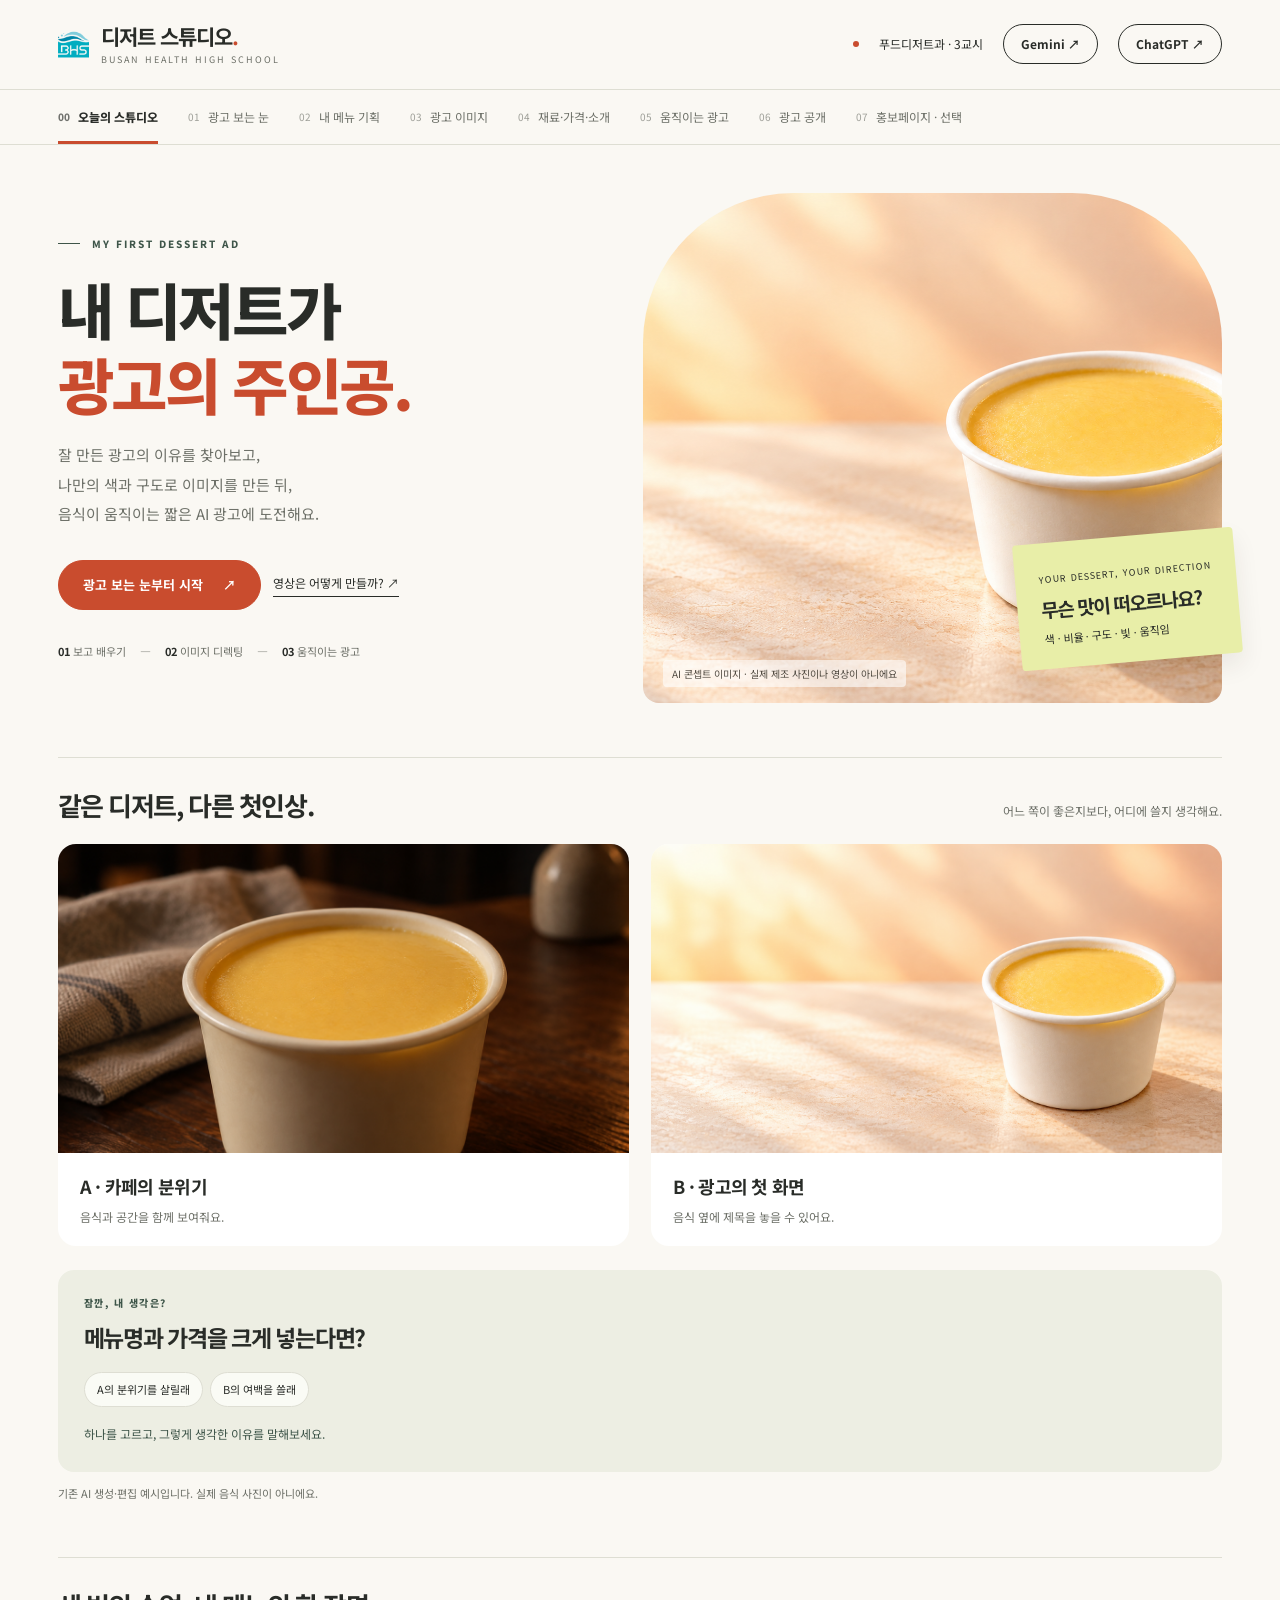
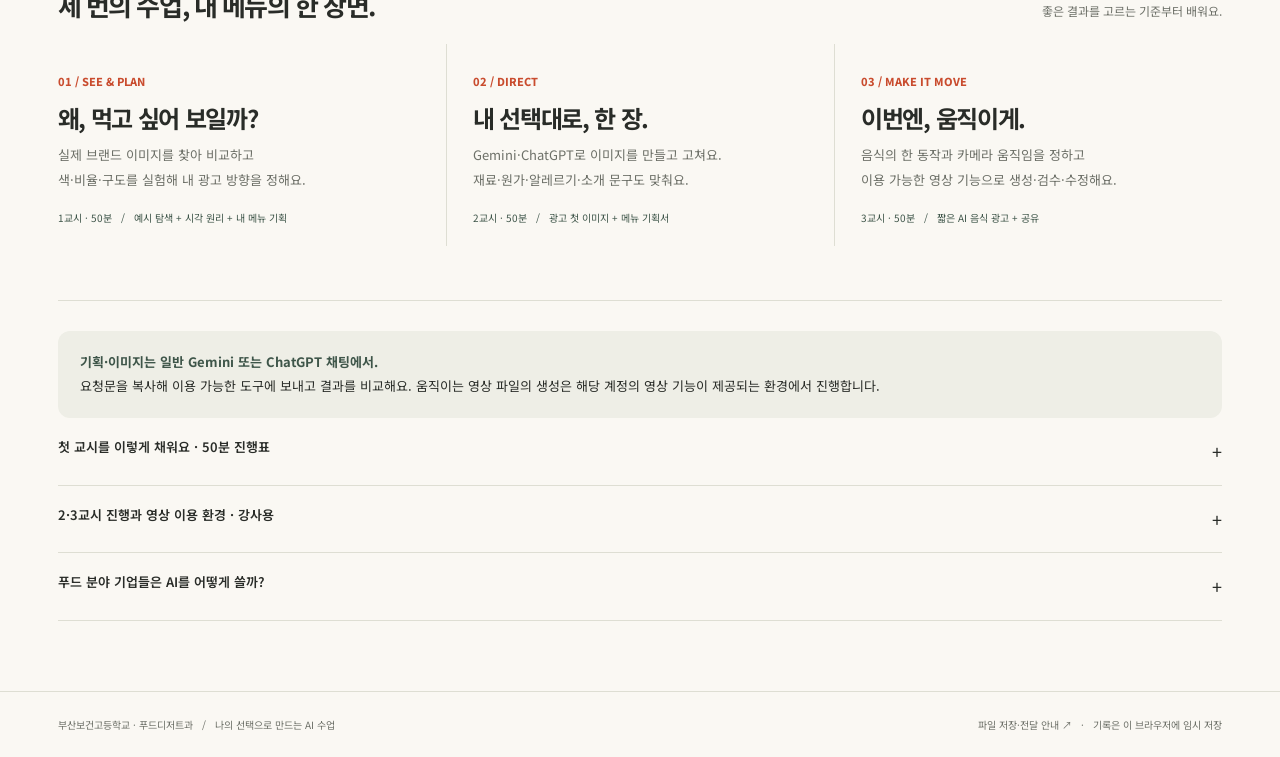
<file: docs/index.html>
<!doctype html><html lang="ko"><head><meta charset="utf-8"><meta name="viewport" content="width=device-width,initial-scale=1"><meta name="description" content="좋은 광고의 색·비율·구도를 배우고, 내 디저트 이미지와 움직이는 AI 광고까지. 부산보건고 푸드디저트과 AI 수업."><meta name="theme-color" content="#faf8f3"><title>디저트 스튜디오 · 부산보건고 푸드디저트과</title><link rel="icon" href="assets/brand/busanhc-emblem.gif"><link rel="stylesheet" href="food.css?v=20261103d"><script src="classroom-config.js?v=20261103d" defer></script><script src="course-common.js?v=20261103d" defer></script><script src="food-data.js" defer></script><script src="food-lessons.js?v=20261103d" defer></script><script src="food-workshops.js?v=20261103d" defer></script><script src="food.js?v=20261103d" defer></script></head><body><noscript>수업 자료를 보려면 JavaScript를 켜 주세요.</noscript></body></html>
</file>
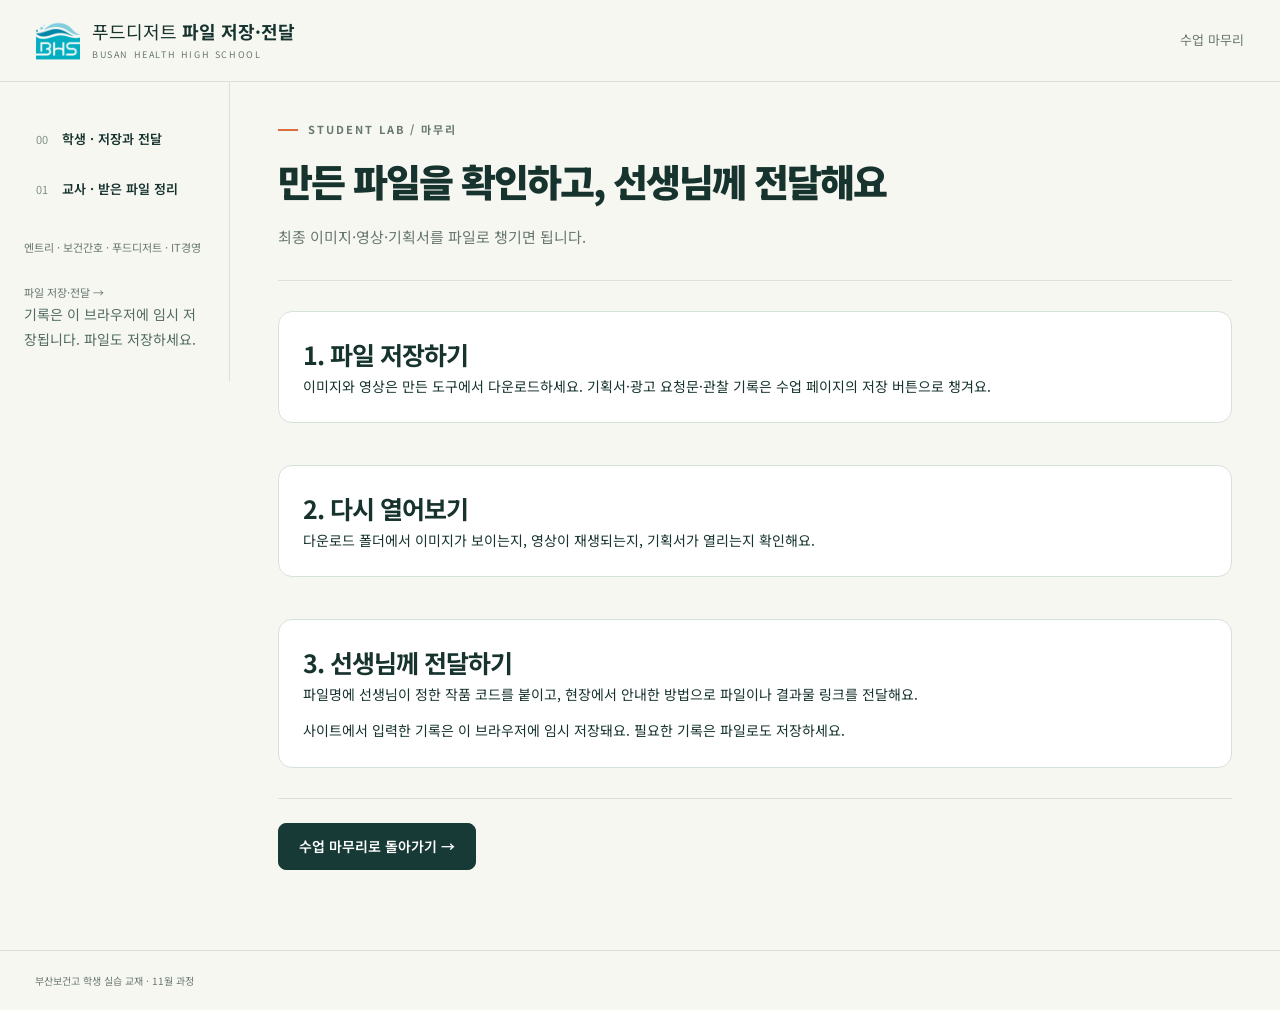
<file: docs/classroom.html>
<!doctype html><html lang="ko"><head><meta charset="utf-8"><meta name="viewport" content="width=device-width,initial-scale=1"><title>파일 저장·전달 · 부산보건고</title><link rel="icon" href="assets/brand/busanhc-emblem.gif"><link rel="stylesheet" href="style.css"><link rel="stylesheet" href="course-common.css"><script src="classroom-config.js?v=20261103d" defer></script><script src="course-common.js?v=20261103d" defer></script><script src="classroom.js?v=20261103d" defer></script></head><body class="course-lab"></body></html>
</file>
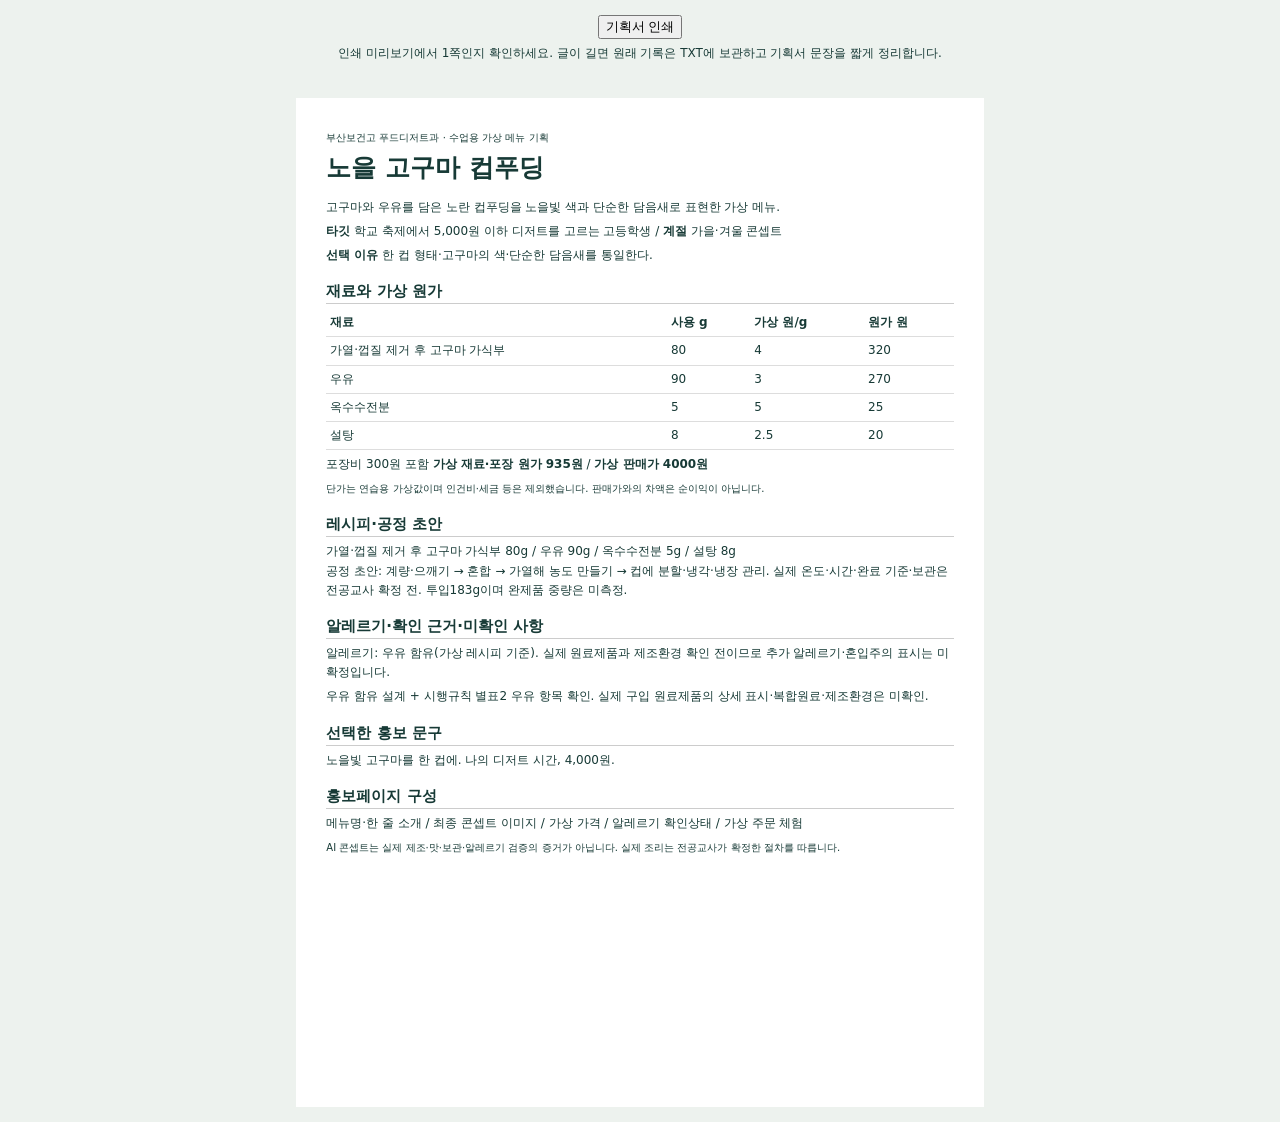
<file: docs/downloads/food/pudding-one-page-plan.html>
<!doctype html><html lang="ko"><meta charset="utf-8"><meta name="viewport" content="width=device-width,initial-scale=1"><title>신메뉴 한 장 기획서</title><style>@page{size:A4;margin:14mm}*{box-sizing:border-box}body{font:12px/1.6 system-ui;color:#173a36;background:#edf2ee;margin:0}main{width:182mm;min-height:267mm;padding:8mm;background:white;margin:15px auto}h1{font-size:25px;margin:0 0 10px}h2{font-size:15px;border-bottom:1px solid #ccc;margin:14px 0 5px}p{margin:5px 0;white-space:pre-wrap}table{border-collapse:collapse;width:100%}th,td{text-align:left;border-bottom:1px solid #ddd;padding:4px}small{font-size:10px}@media print{body{background:white}main{margin:0;padding:0;min-height:0}.controls{display:none}}</style><div class="controls" style="padding:15px;text-align:center"><button onclick="print()">기획서 인쇄</button><p>인쇄 미리보기에서 1쪽인지 확인하세요. 글이 길면 원래 기록은 TXT에 보관하고 기획서 문장을 짧게 정리합니다.</p></div><main><small>부산보건고 푸드디저트과 · 수업용 가상 메뉴 기획</small><h1>노을 고구마 컵푸딩</h1><p>고구마와 우유를 담은 노란 컵푸딩을 노을빛 색과 단순한 담음새로 표현한 가상 메뉴.</p><p><b>타깃</b> 학교 축제에서 5,000원 이하 디저트를 고르는 고등학생 / <b>계절</b> 가을·겨울 콘셉트</p><p><b>선택 이유</b> 한 컵 형태·고구마의 색·단순한 담음새를 통일한다.</p><h2>재료와 가상 원가</h2><table><tr><th>재료</th><th>사용 g</th><th>가상 원/g</th><th>원가 원</th></tr><tr><td>가열·껍질 제거 후 고구마 가식부</td><td>80</td><td>4</td><td>320</td></tr><tr><td>우유</td><td>90</td><td>3</td><td>270</td></tr><tr><td>옥수수전분</td><td>5</td><td>5</td><td>25</td></tr><tr><td>설탕</td><td>8</td><td>2.5</td><td>20</td></tr></table><p>포장비 300원 포함 <b>가상 재료·포장 원가 935원</b> / <b>가상 판매가 4000원</b></p><small>단가는 연습용 가상값이며 인건비·세금 등은 제외했습니다. 판매가와의 차액은 순이익이 아닙니다.</small><h2>레시피·공정 초안</h2><p>가열·껍질 제거 후 고구마 가식부 80g / 우유 90g / 옥수수전분 5g / 설탕 8g
공정 초안: 계량·으깨기 → 혼합 → 가열해 농도 만들기 → 컵에 분할·냉각·냉장 관리. 실제 온도·시간·완료 기준·보관은 전공교사 확정 전. 투입183g이며 완제품 중량은 미측정.</p><h2>알레르기·확인 근거·미확인 사항</h2><p>알레르기: 우유 함유(가상 레시피 기준). 실제 원료제품과 제조환경 확인 전이므로 추가 알레르기·혼입주의 표시는 미확정입니다.</p><p>우유 함유 설계 + 시행규칙 별표2 우유 항목 확인. 실제 구입 원료제품의 상세 표시·복합원료·제조환경은 미확인.</p><h2>선택한 홍보 문구</h2><p>노을빛 고구마를 한 컵에. 나의 디저트 시간, 4,000원.</p><h2>홍보페이지 구성</h2><p>메뉴명·한 줄 소개 / 최종 콘셉트 이미지 / 가상 가격 / 알레르기 확인상태 / 가상 주문 체험</p><small>AI 콘셉트는 실제 제조·맛·보관·알레르기 검증의 증거가 아닙니다. 실제 조리는 전공교사가 확정한 절차를 따릅니다.</small></main></html>
</file>
<file: docs/food.css>
@import url('https://fonts.googleapis.com/css2?family=Noto+Sans+KR:wght@400;500;600;700;800;900&display=swap');
:root{--paper:#faf8f3;--ink:#292c28;--muted:#6d7068;--line:#deded3;--orange:#c94c2e;--green:#3e5549;--yellow:#e8eea8;--peach:#f2dfd1;--white:#fff;--radius:22px}
*{box-sizing:border-box}html{scroll-behavior:smooth}body{margin:0;background:var(--paper);color:var(--ink);font-family:'Noto Sans KR',system-ui,sans-serif;font-size:15px;line-height:1.7;word-break:keep-all}button,input,textarea,select{font:inherit}a{color:inherit;text-decoration:none}button,a,input,textarea,summary{ -webkit-tap-highlight-color:transparent}button,a{touch-action:manipulation}button{cursor:pointer}button:disabled{cursor:default}button:focus-visible,a:focus-visible,input:focus-visible,textarea:focus-visible,summary:focus-visible{outline:3px solid var(--orange);outline-offset:4px}button{color:inherit}img{display:block;max-width:100%}h1,h2,h3,p{margin:0}h1,h2,h3{line-height:1.3;letter-spacing:-.055em}h1{font-size:clamp(36px,4.6vw,66px);font-weight:800}h2{font-size:28px}h3{font-size:20px}p+p{margin-top:12px}small,.caption{font-size:12px;color:var(--muted)}.skip{position:absolute;left:12px;top:-100px;background:var(--ink);color:#fff;padding:10px;z-index:20}.skip:focus{top:10px}
.masthead{max-width:1440px;margin:auto;padding:23px 4.5%;display:flex;align-items:center;justify-content:space-between;gap:20px;border-bottom:1px solid var(--line)}.wordmark{display:flex;gap:12px;align-items:center;line-height:1.25}.wordmark img{width:31px;height:36px;object-fit:contain}.wordmark strong{font-size:21px;letter-spacing:-1px}.wordmark small{display:block;font-size:9px;letter-spacing:2px;margin-top:5px}.header-meta{display:flex;align-items:center;gap:20px;font-size:12px}.gemini-link{border:1px solid var(--ink);border-radius:100px;padding:9px 17px;font-weight:700}.header-meta .dot{width:6px;height:6px;background:var(--orange);border-radius:100%}.course-nav{max-width:1440px;margin:auto;display:flex;padding:0 4.5%;gap:30px;border-bottom:1px solid var(--line);overflow-x:auto;scrollbar-width:thin}.course-nav a{display:flex;align-items:center;gap:8px;padding:17px 0;white-space:nowrap;font-size:12px;color:var(--muted);position:relative}.course-nav a[aria-current]{color:var(--ink);font-weight:800}.course-nav a[aria-current]:after{content:'';position:absolute;bottom:0;left:0;right:0;height:3px;background:var(--orange)}.course-nav a span{font-size:10px;font-variant-numeric:tabular-nums;opacity:.65}
main{max-width:1440px;margin:auto;padding:48px 4.5% 70px;min-height:65vh}.eyebrow{display:flex;align-items:center;gap:12px;font-size:10px;font-weight:800;letter-spacing:2px;text-transform:uppercase;color:var(--green);margin-bottom:20px}.eyebrow:before{content:'';width:22px;height:1px;background:currentColor}.lead{font-size:16px;color:var(--muted);margin-top:18px;max-width:660px}.hero{display:grid;grid-template-columns:1fr 1.08fr;gap:48px;align-items:center;min-height:510px}.hero h1{font-size:clamp(42px,4.8vw,70px);line-height:1.22}.hero h1 em{font-style:normal;color:var(--orange)}.hero .lead{font-size:15px;line-height:1.95}.hero-actions{display:flex;gap:12px;align-items:center;margin-top:32px;flex-wrap:wrap}.button{display:inline-flex;align-items:center;justify-content:center;gap:20px;background:var(--ink);border:1px solid var(--ink);color:var(--white);border-radius:100px;padding:14px 24px;font-size:13px;font-weight:700;line-height:1.5}.button:hover{background:var(--green);border-color:var(--green)}.button.secondary{background:transparent;color:var(--ink);border-color:var(--line)}.button.secondary:hover{background:var(--white);border-color:var(--ink)}.button.orange{background:var(--orange);border-color:var(--orange)}.button.small{padding:9px 15px;font-size:12px}.text-link{font-size:12px;border-bottom:1px solid var(--ink);padding-bottom:2px}.hero-visual{position:relative;align-self:stretch;margin:0;min-height:490px}.hero-visual>img{width:100%;height:100%;object-fit:cover;object-position:68%;border-radius:150px 150px 16px 16px;position:absolute}.hero-visual .image-note{position:absolute;bottom:16px;left:20px;font-size:10px;color:#514b42;background:#fff9;padding:5px 9px;border-radius:4px;max-width:85%}.menu-ticket{position:absolute;bottom:40px;right:-16px;padding:21px 24px;background:var(--yellow);transform:rotate(-5deg);border-radius:4px;box-shadow:0 12px 25px #302c1714}.menu-ticket span{font-size:9px;letter-spacing:1px}.menu-ticket strong{display:block;font-size:19px;letter-spacing:-1px;margin-top:4px}.menu-ticket p{font-size:11px;margin-top:4px}.hero-index{display:flex;gap:14px;margin-top:32px;font-size:11px;color:var(--muted)}.hero-index b{color:var(--ink)}
.section{margin-top:54px;padding-top:30px;border-top:1px solid var(--line)}.section-head{display:flex;justify-content:space-between;gap:20px;align-items:end;margin-bottom:22px}.section-head p{font-size:12px;color:var(--muted)}.journey{display:grid;grid-template-columns:repeat(3,1fr);gap:0}.journey>a{padding:23px 26px 20px 0;position:relative}.journey>a+a{border-left:1px solid var(--line);padding-left:26px}.journey .number{font-size:11px;color:var(--orange);font-weight:800}.journey h3{font-size:24px;margin:10px 0}.journey p{font-size:13px;color:var(--muted);line-height:1.9}.journey .time{display:block;font-size:10px;color:var(--green);margin-top:16px}.section-title{font-size:26px}.callout{padding:19px 22px;background:#eeeee6;border-radius:12px;font-size:13px;line-height:1.9}.callout strong{color:var(--green)}.callout.warm{background:var(--peach)}
.page-title{display:flex;justify-content:space-between;align-items:end;gap:25px;margin-bottom:32px}.page-title h1{font-size:clamp(32px,4vw,53px)}.page-title .lead{font-size:14px;margin-top:13px}.time-pill{border:1px solid var(--line);border-radius:100px;padding:8px 14px;font-size:10px;white-space:nowrap}.work-grid{display:grid;grid-template-columns:minmax(0,.9fr) minmax(0,1.1fr);gap:32px;align-items:start}.panel{padding:28px;background:var(--white);border:1px solid var(--line);border-radius:var(--radius)}.panel>h2,.panel>h3{margin-bottom:14px}.panel>p{font-size:13px;color:var(--muted)}.panel.tint{background:#eff0e6;border:0}.mini-label{font-size:10px;letter-spacing:1.5px;font-weight:800;color:var(--green);margin-bottom:12px}.form-grid{display:grid;grid-template-columns:1fr 1fr;gap:16px}label{display:block;font-size:12px;font-weight:600}label span{display:block;margin-bottom:7px}input,textarea{display:block;border:1px solid var(--line);background:#fff;color:var(--ink);width:100%;border-radius:10px;padding:11px 13px;font-size:13px;line-height:1.65;min-width:0}textarea{resize:vertical;min-height:78px}input::placeholder,textarea::placeholder{color:#7c7e76;font-weight:400}label+label{margin-top:17px}.form-grid label+label{margin-top:0}.prompt-card{background:#f0f0e7;border:1px solid #d9dbcc;border-radius:var(--radius);overflow:hidden}.prompt-top{padding:16px 22px;display:flex;align-items:center;justify-content:space-between;border-bottom:1px solid #d9dbcc;gap:12px}.prompt-top span{font-size:11px;font-weight:700;color:var(--green)}.prompt-card textarea{border:0;background:transparent;padding:22px;min-height:226px;font-size:14px;line-height:1.95;border-radius:0;resize:vertical}.prompt-bottom{padding:0 22px 18px;font-size:11px;color:var(--muted)}.instructions{display:flex;gap:18px;margin:18px 0 0;padding:0;list-style:none}.instructions li{font-size:11px;color:var(--muted);flex:1}.instructions b{display:block;color:var(--ink);margin-bottom:4px;font-size:12px}.stack>*+*{margin-top:22px}.stack>label+label{margin-top:17px}.choices{display:flex;gap:7px;flex-wrap:wrap;margin-top:20px}.chip{border:1px solid var(--line);background:transparent;border-radius:100px;padding:7px 12px;font-size:11px}.chip:hover,.chip[aria-pressed=true]{border-color:var(--orange);color:var(--orange);background:#fff5f0}.next-bar{display:flex;justify-content:space-between;align-items:center;gap:20px;padding-top:28px;margin-top:42px;border-top:1px solid var(--line)}.next-bar p{font-size:12px;color:var(--muted)}details{border-bottom:1px solid var(--line);padding:18px 0}summary{cursor:pointer;font-size:13px;font-weight:600;list-style:none;display:flex;justify-content:space-between;gap:12px}summary:after{content:'+';font-size:18px;font-weight:400}details[open]>summary:after{content:'−'}details>div,details>p{margin-top:18px;font-size:13px;color:var(--muted)}.details-content{padding-bottom:10px}.details-content p{font-size:13px;color:var(--muted)}.details-content a{border-bottom:1px solid var(--line)}.details-content .button{margin-top:16px}.notes{background:#f1f0e9;border-radius:14px;padding:4px 20px;border-bottom:0}.notes summary{font-size:12px}.note{font-size:11px;color:var(--muted);margin-top:12px}.actions{display:flex;flex-wrap:wrap;gap:10px;margin-top:20px}.decision{background:var(--white);border:1px solid var(--line);border-radius:var(--radius);padding:28px}.decision .form-grid{margin-top:20px}.decision h2{font-size:24px}.decision label.full{grid-column:1/-1}
.image-stage{margin:0;position:relative;background:var(--peach);border-radius:var(--radius);overflow:hidden}.image-stage>img{width:100%;aspect-ratio:1.2;object-fit:cover}.image-stage figcaption{padding:12px 16px;background:#fff;font-size:11px}.image-tabs{display:grid;grid-template-columns:repeat(4,1fr);gap:8px;margin-top:12px}.image-tab{border:2px solid transparent;padding:0;background:transparent;text-align:left;border-radius:10px;overflow:hidden}.image-tab img{width:100%;aspect-ratio:1.35;object-fit:cover;border-radius:7px}.image-tab span{display:block;font-size:10px;padding:7px 1px}.image-tab[aria-pressed=true]{border-color:var(--orange)}.image-tab[aria-pressed=true] span{color:var(--orange);padding-left:4px}.gallery .caption{margin-top:10px}.revision-stack details .prompt-card{margin-top:14px}.revision-stack .prompt-card textarea{min-height:145px;font-size:13px}.revision-stack summary .revision-num{color:var(--orange);margin-right:10px}.upload-label{border:1px dashed #a7ae9b;border-radius:14px;padding:18px;margin-top:20px;font-size:12px}.upload-label input{padding:8px 0;border:0;background:transparent;font-size:11px}.copy-list{display:flex;flex-wrap:wrap;gap:9px;margin-top:20px}.copy-list .chip{background:#fff}.gallery-title{font-size:12px;margin-bottom:12px}.split-caption{display:flex;justify-content:space-between;gap:15px;margin-top:9px;font-size:10px;color:var(--muted)}
table{border-collapse:collapse;width:100%;font-size:12px;white-space:nowrap}th{text-align:left;font-size:10px;font-weight:500;color:var(--muted);padding:12px 6px;border-bottom:1px solid var(--line)}td{padding:10px 4px;border-bottom:1px solid #ecece5}td input{padding:7px;font-size:12px;min-width:65px}td:first-child input{min-width:100px}td:last-child{text-align:right;min-width:60px}.table-wrap{overflow-x:auto;margin:14px 0}.totals{font-size:14px;padding:18px;background:var(--yellow);margin-top:16px;border-radius:12px;line-height:1.9;font-weight:600}.allergen-tags{font-size:11px;line-height:2.2;background:#f3f3ed;padding:16px;border-radius:12px;margin:15px 0}.preview{width:100%;height:570px;border:1px solid var(--line);border-radius:16px;background:white;margin-top:20px}.preview[hidden]{display:none}.save-list{display:grid;grid-template-columns:1fr 1fr;gap:12px}.save-list .button{border-radius:14px;padding:20px;justify-content:space-between}.big-question{font-size:clamp(26px,3.5vw,43px);letter-spacing:-1.8px;line-height:1.5}.vote-panel{background:var(--yellow);padding:32px;border-radius:var(--radius)}.vote-panel>p{font-size:13px;margin-top:16px}.vote-panel .button{margin-top:24px}.speech{border-left:3px solid var(--orange);padding-left:20px;font-size:19px;line-height:1.9;margin:22px 0}.footer{max-width:1440px;margin:auto;border-top:1px solid var(--line);padding:24px 4.5%;display:flex;justify-content:space-between;gap:20px;font-size:10px;color:var(--muted)}.footer a:hover{color:var(--orange)}.toast{position:fixed;bottom:25px;left:50%;transform:translate(-50%,15px);padding:13px 22px;border-radius:100px;background:var(--ink);color:#fff;font-size:12px;opacity:0;pointer-events:none;transition:.2s;z-index:30;max-width:90vw;text-align:center}.toast.show{opacity:1;transform:translate(-50%,0)}.sr-only{position:absolute;width:1px;height:1px;overflow:hidden;clip:rect(0,0,0,0)}
@media(min-width:1450px){.hero{min-height:570px}.hero-visual{min-height:540px}}@media(max-width:1000px){.hero{gap:30px;min-height:440px}.hero-visual{min-height:420px}.hero h1{font-size:47px}.hero-index{gap:8px;flex-wrap:wrap}.work-grid{gap:22px}.panel,.decision{padding:23px}.course-nav{gap:22px}.prompt-top{padding:15px}.prompt-card textarea{padding:18px}.prompt-bottom{padding:0 18px 16px}.header-meta .duration{display:none}.menu-ticket{right:-5px;padding:16px}.menu-ticket strong{font-size:16px}}
@media(max-width:720px){body{font-size:14px}.masthead{padding:18px 6%}.wordmark strong{font-size:18px}.wordmark small{font-size:8px}.wordmark img{width:26px}.header-meta{gap:0}.header-meta .dot{display:none}.gemini-link{font-size:10px;padding:8px 12px}.course-nav{padding:0 6%;gap:22px}.course-nav a{font-size:11px;padding:14px 0}main{padding:30px 6% 45px}.hero{grid-template-columns:1fr;gap:30px}.hero h1{font-size:45px}.hero .lead{font-size:13px}.hero-visual{min-height:370px;margin:0 5px 0 0}.hero-visual>img{border-radius:110px 110px 12px 12px}.hero-index{margin-top:22px}.hero-actions{margin-top:23px}.menu-ticket{bottom:42px}.section{margin-top:35px;padding-top:24px}.section-head{display:block}.section-head p{margin-top:9px}.journey{grid-template-columns:1fr}.journey>a{padding:20px 0}.journey>a+a{padding:20px 0;border-left:0;border-top:1px solid var(--line)}.journey h3{font-size:23px;margin:6px 0}.journey .time{margin-top:8px}.page-title{display:block;margin-bottom:25px}.page-title h1{font-size:34px}.page-title .eyebrow{margin-bottom:14px}.page-title .time-pill{display:inline-block;margin-top:15px}.work-grid{grid-template-columns:1fr;gap:24px}.panel,.decision{padding:22px}.form-grid{gap:13px}.prompt-card textarea{font-size:13px;min-height:250px}.prompt-top .button{font-size:11px;padding:9px 12px}.instructions{gap:12px}.instructions li{font-size:10px}.instructions b{font-size:11px}.next-bar{align-items:start;flex-direction:column;gap:16px}.next-bar .button{align-self:flex-end}.footer{padding:20px 6%;flex-direction:column;gap:10px}.save-list{grid-template-columns:1fr}.image-stage>img{aspect-ratio:1.3}.big-question{font-size:31px}.vote-panel{padding:26px}.section-title{font-size:24px}}
@media(prefers-reduced-motion:reduce){html{scroll-behavior:auto}*{transition:none!important}}

.work-grid>*{min-width:0}.form-grid>label{min-width:0}
@media(max-width:720px){.work-grid{grid-template-columns:minmax(0,1fr)}}
.design-opening{display:grid;grid-template-columns:1fr 1fr;gap:16px 45px;padding:32px;background:var(--yellow);border-radius:var(--radius);align-items:center}.design-opening .mini-label{grid-column:1/-1;margin:0}.design-opening h2{font-size:36px}.design-opening>p{font-size:14px;line-height:1.9}.reference-grid{display:grid;grid-template-columns:repeat(3,minmax(0,1fr));gap:20px}.reference-card{border:1px solid var(--line);border-radius:17px;overflow:hidden;background:#fff;min-width:0}.reference-card>a{display:flex;aspect-ratio:4/3;align-items:center;justify-content:center;background:#eeeee7;overflow:hidden}.reference-card img{width:100%;height:100%;object-fit:contain}.reference-card>div{padding:22px}.reference-card h3{font-size:21px}.reference-card .mini-label{display:block;margin-bottom:10px}.reference-question{font-size:13px;line-height:1.9;margin-top:14px;color:var(--green);font-weight:600}.reference-source{font-size:10px;color:var(--muted);display:block;margin-top:17px}.reference-card summary{font-size:11px}.reference-card .details-content p{font-size:12px}.lesson-body{font-size:14px;line-height:1.95;color:var(--muted)}.lesson-points p{border-bottom:1px solid var(--line);padding:13px 0;font-size:13px;margin:0}.lesson-points b{display:block;font-size:14px;color:var(--ink);margin-bottom:4px}.palette-demo{padding:25px;background:var(--demo-bg);color:var(--demo-ink);border-radius:var(--radius);transition:background .2s,color .2s}.palette-demo>.mini-label{color:inherit;font-size:9px}.palette-demo h3{font-size:30px;min-height:80px}.palette-demo>img{width:100%;aspect-ratio:1.5;object-fit:cover;border-radius:100px 100px 10px 10px}.palette-swatches{display:flex;gap:8px;margin-top:18px}.palette-swatches span{display:flex;flex:1;height:45px;border:1px solid #0002;border-radius:7px;align-items:center;justify-content:center}.palette-swatches small{background:#fffe;color:#333;padding:3px 7px;font-size:9px;border-radius:3px}.ratio-options{display:grid;grid-template-columns:repeat(4,1fr);gap:12px;margin-bottom:24px}.ratio-choice{background:transparent;border:1px solid var(--line);border-radius:15px;min-height:150px;display:flex;flex-direction:column;align-items:center;justify-content:center;gap:6px;padding:18px}.ratio-choice[aria-pressed=true]{background:#eeeede;border-color:var(--green)}.ratio-choice b{font-size:13px}.ratio-choice small{font-size:11px}.ratio-shape{display:block;border:2px solid var(--green);background:#eaecd9;width:39px}.ratio-choice:last-child .ratio-shape{width:80px}.ratio-workbench{display:grid;grid-template-columns:1fr 1fr;gap:35px;align-items:center;padding:28px;background:#edeee7;border-radius:var(--radius)}.ratio-frame{position:relative;max-width:100%;width:280px;margin:auto;overflow:hidden;border:5px solid var(--ink);border-radius:15px;background:#eddbcb;transition:aspect-ratio .2s}.ratio-frame>img{width:100%;height:100%;object-fit:cover;object-position:68%;position:absolute}.ratio-frame>span{position:absolute;left:8%;top:8%;font-size:11px;background:#fff9;padding:7px 12px;border:1px dashed var(--green);border-radius:3px;max-width:84%}.composition-demo{position:relative;aspect-ratio:1.35;overflow:hidden;border-radius:var(--radius);background:var(--peach)}.composition-demo>img{width:100%;height:100%;object-fit:cover;transition:transform .2s}.thirds-grid{position:absolute;inset:0;pointer-events:none}.thirds-grid i{position:absolute;background:#fff9}.thirds-grid i:nth-child(1){top:0;bottom:0;left:33.333%;width:1px}.thirds-grid i:nth-child(2){top:0;bottom:0;left:66.666%;width:1px}.thirds-grid i:nth-child(3){left:0;right:0;top:33.333%;height:1px}.thirds-grid i:nth-child(4){left:0;right:0;top:66.666%;height:1px}.composition-text{position:absolute;left:8%;top:35%;font-size:25px;line-height:1.4;font-weight:800;color:#613b27;letter-spacing:-1px}.composition-text[hidden]{display:none}.angle-grid{display:grid;grid-template-columns:repeat(3,1fr);gap:15px}.angle-grid>article{padding:25px;border:1px solid var(--line);border-radius:15px}.angle-grid span{font-size:10px;color:var(--orange)}.angle-grid h3{font-size:20px;margin:15px 0}.angle-grid p{font-size:13px;color:var(--muted);line-height:1.9}.light-pair{margin:0;overflow:hidden;border-radius:16px;background:#fff}.light-pair img{width:100%;aspect-ratio:1.6;object-fit:cover}.light-pair figcaption{padding:12px 16px;font-size:12px}.design-check{border:0;padding:30px;background:#ecefdf;border-radius:var(--radius)}.design-check h2{font-size:25px}.design-check-grid{display:grid;grid-template-columns:repeat(4,1fr);gap:20px;margin-top:22px}.design-check-grid p{font-size:13px;margin:0;line-height:1.9}.design-check-grid b{display:block;color:var(--orange);font-size:11px;margin-bottom:8px}.motion-hero{display:grid;grid-template-columns:1fr 1fr;align-items:center;gap:35px;padding:32px;background:var(--peach);border-radius:var(--radius)}.motion-hero h2{font-size:35px}.motion-hero>div>p{font-size:13px;margin-top:17px;line-height:1.9}.motion-example{padding:24px;background:#fff9;border-radius:14px}.motion-example>span{font-size:11px;font-weight:800;color:var(--orange)}.motion-example>p{font-size:15px!important;line-height:2!important;margin:14px 0!important}.motion-example>small{font-size:10px}.storyboard-grid{display:grid;grid-template-columns:repeat(3,1fr);gap:16px}.storyboard-grid>article{padding:25px;background:#edeee5;border-radius:15px}.storyboard-grid span{font-size:10px;letter-spacing:2px;color:var(--green)}.storyboard-grid h3{font-size:22px;margin:14px 0}.storyboard-grid p{font-size:13px;color:var(--muted);line-height:1.9}.video-review-grid{display:grid;grid-template-columns:repeat(4,1fr);gap:15px}.video-review-grid>p{margin:0;font-size:13px;padding:20px;border:1px solid var(--line);border-radius:13px}.video-review-grid b{display:block;color:var(--orange);font-size:12px;margin-bottom:10px}.student-video{display:block;max-width:100%;width:100%;max-height:620px;background:#292c28;border-radius:18px;margin-top:20px}.student-video[hidden]{display:none}.route-tag{font-size:10px;color:var(--muted);margin-left:3px}
@media(max-width:1000px){.reference-grid{gap:13px}.reference-card>div{padding:17px}.reference-card h3{font-size:19px}.design-opening h2,.motion-hero h2{font-size:29px}.angle-grid{gap:12px}.angle-grid>article{padding:20px}.angle-grid h3{font-size:18px}}
@media(max-width:720px){.design-opening,.motion-hero{grid-template-columns:minmax(0,1fr);padding:24px;gap:18px}.design-opening h2,.motion-hero h2{font-size:29px}.design-opening>p{font-size:13px}.reference-grid{grid-template-columns:minmax(0,1fr);gap:20px}.reference-card>a{aspect-ratio:1.4}.reference-card h3{font-size:23px}.reference-card>div{padding:22px}.ratio-options{grid-template-columns:1fr 1fr;gap:10px}.ratio-choice{min-height:145px}.ratio-workbench{grid-template-columns:minmax(0,1fr);padding:20px;gap:25px}.ratio-frame{width:220px;max-height:400px}.angle-grid,.storyboard-grid{grid-template-columns:minmax(0,1fr)}.angle-grid>article{padding:22px}.angle-grid h3{font-size:22px}.design-check{padding:24px}.design-check-grid,.video-review-grid{grid-template-columns:1fr 1fr;gap:15px}.design-check-grid p{font-size:12px}.video-review-grid>p{font-size:12px;padding:16px}.motion-example{padding:20px}.motion-example>p{font-size:13px!important}.palette-demo h3{font-size:27px}.composition-text{font-size:21px}}

.gemini-link{white-space:nowrap}
@media(max-width:720px){.masthead{gap:12px}.wordmark{gap:8px}.wordmark img{width:23px}.wordmark strong{font-size:17px}.header-meta{gap:5px}.gemini-link{padding:8px 10px;font-size:10px}}
.workbook{padding:0;border:1px solid var(--line);border-radius:18px;background:#fff;overflow:hidden}.workbook>summary{padding:24px;align-items:center;font-size:18px;letter-spacing:-.5px}.workbook>summary .mini-label{display:block;margin-bottom:8px;font-size:9px}.workbook>summary:after{font-size:25px}.workbook-hint{font-size:10px;color:var(--muted);font-weight:400;margin-left:auto;letter-spacing:0}.workbook-body{padding:28px;border-top:1px solid var(--line);margin:0}.workbook-body .section{margin-top:30px}.workbook-body .prompt-card textarea{font-size:13px}.example-pair{display:grid;grid-template-columns:1fr 1fr;gap:22px}.example-pair figure{margin:0;overflow:hidden;border-radius:18px;background:white}.example-pair img{width:100%;aspect-ratio:1.85;object-fit:cover}.example-pair figcaption{font-size:12px;color:var(--muted);padding:18px 22px}.example-pair figcaption b{display:block;color:var(--ink);font-size:18px;letter-spacing:-.7px;margin-bottom:6px}.try-question{padding:24px 26px;background:#edeee3;border-radius:16px;margin-top:24px}.try-question h3{font-size:23px}.try-question .chip{background:#fafbf5}.try-question .chip[aria-pressed=true]{background:#fff4ed}.try-answer{font-size:12px;color:var(--green);line-height:1.9;margin-top:16px;min-height:25px}.scenario-grid{display:grid;grid-template-columns:repeat(3,minmax(0,1fr));gap:17px}.scenario-card{display:block;padding:27px;text-align:left;border:1px solid var(--line);border-radius:18px;background:#fff;transition:background .2s,border .2s;min-width:0}.scenario-card>span{font-size:10px;letter-spacing:2px;color:var(--orange)}.scenario-card h3{font-size:26px;margin:26px 0 14px}.scenario-card p{font-size:13px;line-height:1.9;color:var(--muted);min-height:48px}.scenario-card strong{display:block;font-size:26px;letter-spacing:-1px;margin-top:30px}.scenario-card small{display:block;margin-top:18px;font-size:10px}.scenario-card[aria-pressed=true]{background:var(--yellow);border-color:#abb76a}.scenario-result{margin-top:18px;padding:22px 25px;background:#edeee3;border-radius:14px}.scenario-result>b{font-size:15px}.scenario-result p{font-size:13px;color:var(--muted);margin-top:7px}.scenario-result small{font-size:10px;display:block;margin-top:9px}.compare-copy{display:grid;grid-template-columns:1fr 1fr;gap:20px}.compare-copy>article{padding:28px;background:#eeeee7;border-radius:18px;min-width:0}.compare-copy>article.better{background:#ecefd9}.compare-copy>article>span{font-size:10px;letter-spacing:1px;color:var(--muted)}.compare-copy h3{font-size:27px;line-height:1.55;margin:23px 0 18px}.compare-copy p{font-size:13px;line-height:1.9;color:var(--muted)}.compare-copy.compact{gap:12px}.compare-copy.compact>article{padding:20px}.compare-copy.compact h3{font-size:21px;margin:12px 0}.compare-copy.compact p{font-size:12px}.direction-recipe{display:flex;gap:16px;align-items:stretch}.direction-recipe>div{flex:1;padding:22px 17px;border:1px solid var(--line);border-radius:15px;min-width:0}.direction-recipe span{display:block;font-size:10px;color:var(--muted);margin-bottom:12px}.direction-recipe b{font-size:14px;font-weight:600;line-height:1.8;display:block}.direction-recipe>i{align-self:center;font-style:normal;color:#909783}.direction-recipe>.result{background:var(--yellow);border:0}.revision-wall{display:grid;grid-template-columns:repeat(4,1fr);gap:13px}.revision-sample{padding:0 0 19px;background:white;border:2px solid transparent;border-radius:16px;overflow:hidden;text-align:left;min-width:0}.revision-sample img{width:100%;aspect-ratio:1;object-fit:cover}.revision-sample span{font-size:10px;color:var(--orange);display:block;padding:17px 17px 0}.revision-sample h3{font-size:19px;padding:7px 17px 0}.revision-sample[aria-pressed=true]{border-color:var(--orange)}.revision-explain{padding:24px 28px;background:#eeeee3;border-radius:16px;margin-top:20px;min-height:140px}.revision-explain>span{font-size:10px;color:var(--orange)}.revision-explain h3{font-size:25px;margin:10px 0}.revision-explain p{font-size:13px;color:var(--muted);line-height:1.9}.image-workbench{width:280px;max-width:100%;aspect-ratio:9 / 16;position:relative;background:#f2dfd1;overflow:hidden;border-radius:18px;margin:auto;border:5px solid var(--ink)}.image-workbench img{width:100%;height:100%;object-fit:cover;object-position:68%;position:absolute}.image-workbench>span{position:absolute;left:8%;top:8%;font-size:22px;line-height:1.45;font-weight:800;color:#583722;background:#fff9;padding:9px;border:1px dashed #79583b}.image-workbench[data-layout=space]>span{top:32%;left:5%;font-size:18px}.image-workbench[data-layout=center] img{object-position:100%}.image-workbench[data-layout=center]>span{top:4%;left:10%;right:10%;text-align:center}
.receipt-demo{border:1px solid var(--line);border-radius:18px;background:white;padding:26px}.receipt-demo>img{width:100%;aspect-ratio:2.15;object-fit:cover;border-radius:12px;margin:16px 0 21px}.receipt-demo>h3{font-size:24px}.receipt-demo dl{margin:22px 0 0}.receipt-demo dl>div{display:flex;justify-content:space-between;gap:15px;padding:12px 0;font-size:13px;border-bottom:1px solid var(--line)}.receipt-demo dd{font-weight:700;margin:0;font-variant-numeric:tabular-nums;white-space:nowrap}.receipt-demo .receipt-price{font-size:21px;padding:19px 0}.receipt-demo .receipt-difference{border:0;background:var(--yellow);border-radius:10px;margin-top:18px;padding:18px;font-size:13px;align-items:center}.range-label{margin-top:24px}.range-label>span{font-size:12px;display:block;margin-bottom:10px}.range-label input{padding:0;height:30px;accent-color:var(--orange);background:transparent;border:0;cursor:pointer}.copy-direction-grid{display:grid;grid-template-columns:repeat(3,minmax(0,1fr));gap:16px}.copy-direction-grid article{padding:25px;border:1px solid var(--line);border-radius:16px;background:#fff;display:flex;flex-direction:column;align-items:start;min-width:0}.copy-direction-grid article>span{font-size:10px;color:var(--orange)}.copy-direction-grid h3{font-size:23px;line-height:1.6;margin:22px 0;flex:1}.copy-direction-grid button{border:0;border-bottom:1px solid var(--ink);background:none;border-radius:0;font-size:11px;padding:0 0 4px}.motion-workbench{position:relative;overflow:hidden;border-radius:20px;aspect-ratio:1.25;background:var(--peach)}.motion-workbench img{width:100%;height:100%;object-fit:cover;transition:transform .15s}.motion-arrow{position:absolute;right:8%;top:28%;max-width:65%;padding:12px 16px;border:1px dashed #3e5549;background:#fff9;color:#324c3c;font-size:13px;border-radius:10px}.motion-stamp{position:absolute;bottom:14px;left:14px;font-size:9px;background:#fffd;padding:5px 8px;border-radius:3px;color:var(--muted)}.timeline-labels{display:flex;justify-content:space-between;font-size:9px;color:var(--green);letter-spacing:1px}.motion-stage{padding:25px;background:var(--yellow);border-radius:17px;min-height:165px}.motion-stage>span{font-size:10px;letter-spacing:1px;color:var(--green)}.motion-stage h3{font-size:25px;margin:14px 0}.motion-stage p{font-size:13px;line-height:1.9}.motion-choice-grid{display:grid;grid-template-columns:repeat(3,minmax(0,1fr));gap:13px}.motion-choice-grid button{padding:22px;text-align:left;border:1px solid var(--line);border-radius:15px;background:#fff;min-width:0}.motion-choice-grid b{display:block;font-size:15px}.motion-choice-grid span{display:block;font-size:11px;color:var(--muted);margin-top:12px}.motion-choice-grid button:hover{border-color:var(--orange);background:#fff5ef}.pitch-example{padding:25px;background:#fff;border:1px solid var(--line);border-radius:20px}.pitch-example>img{width:100%;aspect-ratio:1.9;object-fit:cover;border-radius:13px;margin:17px 0 22px}.pitch-example h3{font-size:26px}.pitch-text{white-space:pre-wrap;font-size:14px;line-height:2;margin:20px 0}.handoff-steps{display:grid;grid-template-columns:repeat(4,1fr);gap:0;border:1px solid var(--line);border-radius:17px;overflow:hidden}.handoff-steps article{padding:22px;background:#fff;min-width:0}.handoff-steps article+article{border-left:1px solid var(--line)}.handoff-steps b{font-size:10px;color:var(--orange)}.handoff-steps h3{font-size:20px;margin:16px 0 12px}.handoff-steps p{font-size:12px;color:var(--muted);line-height:1.9}.page-order{display:flex;gap:18px;align-items:center}.page-order>div{border:1px solid var(--line);border-radius:16px;padding:22px;background:white;flex:1;min-width:0}.page-order b{display:block;font-size:10px;color:var(--orange)}.page-order span{display:block;font-size:19px;font-weight:700;margin:12px 0}.page-order small{font-size:11px}.page-order>i{font-style:normal;color:#93978c}.page-controls{display:flex;justify-content:space-between;gap:25px;flex-wrap:wrap}.page-controls .mini-label{display:block}.studio-page-preview{height:640px;background:#fff;margin-top:24px}
@media(max-width:1000px){.scenario-card{padding:22px}.scenario-card h3{font-size:23px}.direction-recipe{gap:10px}.direction-recipe>div{padding:18px 13px}.workbook-body{padding:22px}.compare-copy h3{font-size:24px}.page-order{gap:9px}.page-order>div{padding:18px 14px}.page-order span{font-size:16px}}
@media(max-width:720px){.workbook>summary{padding:21px;font-size:17px}.workbook-hint{display:none}.workbook-body{padding:18px}.workbook-body .work-grid{gap:20px}.example-pair{gap:12px}.example-pair img{aspect-ratio:1.1}.example-pair figcaption{padding:13px}.example-pair figcaption b{font-size:15px}.example-pair figcaption{font-size:10px}.try-question{padding:21px}.try-question h3{font-size:22px}.scenario-grid{grid-template-columns:minmax(0,1fr)}.scenario-card{padding:23px}.scenario-card h3{margin:15px 0 10px;font-size:25px}.scenario-card p{min-height:0}.scenario-card strong{margin-top:15px;font-size:24px}.compare-copy{grid-template-columns:minmax(0,1fr);gap:14px}.compare-copy>article{padding:24px}.compare-copy h3{font-size:25px;margin:18px 0}.direction-recipe{display:grid;grid-template-columns:1fr;gap:8px}.direction-recipe>i{justify-self:center}.direction-recipe>div{padding:18px}.direction-recipe b{font-size:15px}.direction-recipe span{margin-bottom:6px}.revision-wall{grid-template-columns:1fr 1fr;gap:12px}.revision-sample h3{font-size:18px}.revision-explain{padding:22px}.revision-explain h3{font-size:24px}.image-workbench{width:220px}.receipt-demo{padding:22px}.receipt-demo h3{font-size:23px}.receipt-demo .receipt-difference{font-size:12px;padding:15px}.copy-direction-grid,.motion-choice-grid{grid-template-columns:minmax(0,1fr)}.copy-direction-grid h3{margin:16px 0;font-size:24px}.motion-stage{padding:22px}.motion-stage h3{font-size:24px}.motion-workbench{aspect-ratio:1.15}.motion-arrow{font-size:11px;padding:9px;right:6%;top:28%}.compare-copy.compact{grid-template-columns:1fr 1fr}.compare-copy.compact>article{padding:17px}.compare-copy.compact h3{font-size:18px}.handoff-steps{grid-template-columns:1fr 1fr}.handoff-steps article{padding:20px}.handoff-steps article:nth-child(3){border-left:0}.handoff-steps article:nth-child(n+3){border-top:1px solid var(--line)}.handoff-steps h3{font-size:18px}.page-order{display:grid;grid-template-columns:1fr 1fr;gap:12px}.page-order>i{display:none}.page-order span{font-size:18px}.page-order>div{padding:20px}.page-controls{gap:22px}.studio-page-preview{height:580px}.pitch-example{padding:22px}.pitch-text{font-size:13px}}
</file>
<file: docs/style.css>
@import url('https://fonts.googleapis.com/css2?family=Noto+Sans+KR:wght@400;500;600;700;800;900&display=swap');
:root{--paper:#f7f7f2;--ink:#17332e;--muted:#687870;--line:#dce2d9;--forest:#173a36;--lime:#d7ef8f;--orange:#d96d3d;--white:#fff;--radius:16px;font-family:'Noto Sans KR',sans-serif;color:var(--ink);background:var(--paper);font-size:15px;line-height:1.75;font-synthesis:none}
*{box-sizing:border-box}body{margin:0}a{color:inherit;text-decoration:none}button,input,textarea,select{font:inherit}button,a,input,textarea,select{touch-action:manipulation}button{cursor:pointer}button:focus-visible,a:focus-visible,input:focus-visible,textarea:focus-visible,select:focus-visible{outline:3px solid #d96d3d;outline-offset:4px}button:disabled{opacity:.5;cursor:default}img{max-width:100%;height:auto}h1,h2,h3,h4,p{margin:0}h1{font-size:clamp(34px,3.6vw,54px);line-height:1.28;letter-spacing:-2px;font-weight:900}h2{font-size:25px;line-height:1.5;letter-spacing:-1px}h3{font-size:18px;line-height:1.5;letter-spacing:-.5px}p+p{margin-top:12px}small{font-size:12px}ul,ol{padding-left:23px;margin:12px 0}li+li{margin-top:7px}strong,b{font-weight:700}code{font-family:Consolas,monospace;background:#e9eee5;padding:2px 5px;border-radius:4px;font-size:14px}.skip{position:absolute;left:16px;top:-80px;z-index:99;background:var(--lime);padding:10px}.skip:focus{top:10px}.topbar{height:82px;background:var(--paper);border-bottom:1px solid var(--line);display:flex;align-items:center;justify-content:space-between;padding:0 36px;position:sticky;top:0;z-index:20}.brand{display:flex;align-items:center;gap:12px;font-size:18px;line-height:1.3}.brand small{display:block;letter-spacing:1.6px;font-size:9px;color:var(--muted);margin-top:5px}.brand-mark{width:43px;height:43px;border-radius:12px;background:var(--forest);color:var(--lime);display:flex;align-items:center;justify-content:center;font-size:29px;font-weight:900;position:relative}.brand-mark span{position:absolute;font-size:17px;right:4px;top:0}.top-actions{display:flex;align-items:center;gap:20px}.course-label{font-size:13px;color:var(--muted)}.button,button.primary{display:inline-flex;justify-content:center;align-items:center;gap:20px;background:var(--forest);color:#fff;border:1px solid var(--forest);padding:12px 20px;border-radius:8px;font-weight:600;font-size:14px;line-height:1.5}.button:hover,button.primary:hover{background:#28574b}.button.secondary{background:transparent;color:var(--ink);border-color:#bbc7bc}.button.secondary:hover{background:#e9eee3}.button.light{background:var(--lime);color:var(--forest);border-color:var(--lime)}.button.small{font-size:13px;padding:10px 15px;gap:13px}.text-button{color:var(--forest);background:none;border:0;padding:4px 0;text-decoration:underline;text-underline-offset:5px}.menu-toggle{display:none;background:none;border:0;font-size:24px}.layout{display:grid;grid-template-columns:230px minmax(0,1fr);max-width:1600px;margin:auto;min-height:calc(100vh - 150px)}.sidebar{padding:35px 24px 30px;border-right:1px solid var(--line);align-self:start;position:sticky;top:82px;max-height:calc(100vh - 82px);overflow:auto}.side-heading{font-size:10px;letter-spacing:1.5px;font-weight:700;margin-bottom:20px;display:flex;justify-content:space-between;color:var(--muted)}nav{display:grid;gap:5px}nav a{padding:11px 12px;border-radius:7px;font-size:13px;font-weight:600;display:flex;gap:13px;align-items:center}nav a span{font-size:11px;color:#819184;font-weight:400}nav a:hover{background:#e9eee5}nav a.active{background:var(--forest);color:white}nav a.active span{color:var(--lime)}.side-progress{border-top:1px solid var(--line);margin-top:30px;padding-top:22px}.side-progress>span{display:flex;justify-content:space-between;font-size:12px}.side-progress b{font-weight:500}.side-progress progress{display:block;appearance:none;border:0;width:100%;height:5px;margin:12px 0;background:#e0e6dc;border-radius:8px;overflow:hidden}.side-progress progress::-webkit-progress-bar{background:#e0e6dc}.side-progress progress::-webkit-progress-value{background:var(--forest)}.side-progress p{font-size:11px;color:var(--muted);line-height:1.8}.side-progress button{font-size:12px;margin-top:12px}.source-link{display:block;margin-top:26px;font-size:11px;color:var(--muted)}main{min-width:0;padding:38px 48px 80px;max-width:1250px;width:100%}.eyebrow{font-size:11px;letter-spacing:2px;font-weight:700;color:var(--muted);display:flex;align-items:center;gap:10px;margin-bottom:18px}.eyebrow::before{content:'';width:20px;height:2px;background:var(--orange)}.intro{max-width:650px;color:var(--muted);margin-top:18px;font-size:15px}.breadcrumb{display:flex;gap:9px;align-items:center;font-size:12px;color:var(--muted);margin-bottom:28px}.hero{display:grid;grid-template-columns:1fr 1fr;gap:35px;align-items:center;padding-bottom:42px;border-bottom:1px solid var(--line)}.hero-copy{padding:10px 0}.hero h1 em{font-style:normal;color:#48805a}.hero .intro{max-width:380px}.actions{display:flex;flex-wrap:wrap;gap:10px;margin-top:25px}.meta-row{display:flex;gap:20px;font-size:12px;margin-top:28px;color:var(--muted)}.meta-row span+span{border-left:1px solid var(--line);padding-left:20px}.game-shell{background:#dfe9d9;border-radius:20px;padding:15px;position:relative;overflow:hidden}.game-top{display:flex;justify-content:space-between;font-size:10px;font-weight:700;letter-spacing:1px;margin:0 3px 10px}.game-top span:last-child{color:#4c7060}.game-canvas-wrap{position:relative;background:#becfb7;aspect-ratio:16/10;border-radius:12px;overflow:hidden}.game-canvas-wrap canvas{display:block;width:100%;height:100%;outline-offset:-4px}.game-overlay{position:absolute;inset:0;display:flex;flex-direction:column;align-items:center;justify-content:center;background:#15362c9e;color:white;text-align:center;gap:9px;padding:20px}.game-overlay h3{font-size:24px}.game-overlay p{font-size:12px}.game-overlay[hidden]{display:none}.game-foot{display:flex;justify-content:space-between;gap:10px;align-items:center;font-size:10px;color:#3c5c4b;margin:10px 3px 0}.key{display:inline-flex;align-items:center;justify-content:center;min-width:21px;height:22px;background:#f7faed;border:1px solid #adbda8;border-bottom-width:3px;border-radius:4px;color:#39503e;font-size:11px}.section{margin-top:42px}.section-title{display:flex;justify-content:space-between;align-items:baseline;gap:20px;margin-bottom:20px}.section-title p{font-size:12px;color:var(--muted)}.timeline{display:grid;grid-template-columns:repeat(3,1fr);gap:1px;background:var(--line);border:1px solid var(--line);border-radius:12px;overflow:hidden}.period{background:var(--paper);padding:22px}.period .num{font-size:11px;letter-spacing:1px;color:var(--orange);margin-bottom:8px}.period h3{margin-bottom:13px}.period p{font-size:13px;color:var(--muted)}.period small{display:block;border-top:1px solid var(--line);padding-top:12px;margin-top:15px}.steps-list{border-top:1px solid var(--line)}.step-row{display:grid;grid-template-columns:42px 1fr auto;align-items:center;padding:19px 0;gap:15px;border-bottom:1px solid var(--line)}.step-row:hover{background:#eef1e7}.step-row .n{font-size:12px;color:var(--orange)}.step-row h3{font-size:16px}.step-row p{font-size:12px;color:var(--muted);margin-top:3px}.step-row .arrow{font-size:20px;margin-right:10px}.note{border-left:3px solid #86a76b;background:#ecf1e3;padding:18px 22px;margin:24px 0;font-size:14px;border-radius:0 8px 8px 0}.note.warning{border-color:#d88d4d;background:#faf0e3}.note small{display:block;color:var(--muted);margin-top:6px}.page-title{padding-bottom:30px;border-bottom:1px solid var(--line);margin-bottom:30px}.page-title h1{font-size:38px}.page-title .intro{max-width:720px}.two-col{display:grid;grid-template-columns:1fr 1fr;gap:28px}.reading{max-width:790px}.reading>p{margin:14px 0;color:#465c4f}.reading h2{margin-top:34px;margin-bottom:13px}.reading h3{margin:24px 0 10px}.panel{border:1px solid var(--line);border-radius:12px;padding:24px;background:#fff}.panel h3{margin-bottom:12px}.panel p{font-size:14px}.panel.soft{background:#edf1e6}.capture{margin:24px 0}.capture button{display:block;border:1px solid #d8dfd5;background:#fff;border-radius:10px;padding:0;overflow:hidden;width:100%;text-align:left}.capture img{width:100%;display:block}.capture figcaption{font-size:12px;color:var(--muted);margin-top:9px;line-height:1.8}.capture figcaption span{font-size:10px;background:#e5eddf;padding:2px 6px;border-radius:3px;color:#456047;margin-right:6px}.capture .hint{font-size:11px;text-align:right;color:var(--muted);margin-top:4px}.numbered{counter-reset:step;list-style:none;padding:0}.numbered li{counter-increment:step;position:relative;padding:0 0 0 36px;margin:18px 0;min-height:27px}.numbered li:before{content:counter(step,decimal-leading-zero);position:absolute;left:0;top:1px;color:var(--orange);font-size:12px;font-weight:700}.table-wrap{overflow-x:auto}table{width:100%;border-collapse:collapse;font-size:13px}th{text-align:left;color:#4b6255;background:#edf0e8;font-weight:600}th,td{padding:13px 15px;border-bottom:1px solid var(--line);vertical-align:top}td small{color:var(--muted)}.check{display:flex;align-items:flex-start;gap:10px;padding:12px 0;font-size:14px;border-bottom:1px solid #e9ede5}.check input{accent-color:var(--forest);width:18px;height:18px;flex:0 0 auto;margin-top:4px}.check small{display:block;color:var(--muted)}.checklist{margin:15px 0}.category-grid{display:grid;grid-template-columns:repeat(2,1fr);gap:12px}.category{background:white;border:1px solid var(--line);padding:20px;border-radius:10px}.category h3{font-size:16px;display:flex;align-items:center;gap:10px}.category h3 i{width:11px;height:11px;background:var(--cat,#4c8a52);border-radius:3px}.category p{font-size:13px;color:var(--muted);margin-top:9px}.category small{display:block;margin-top:12px;color:#41634b}.pill{display:inline-block;font-size:11px;padding:3px 8px;background:#e9efe1;border-radius:4px;margin-bottom:10px}.filter-row{display:flex;gap:8px;flex-wrap:wrap;margin:20px 0}.filter-row button,.stage-tabs a{font-size:12px;padding:9px 13px;border:1px solid var(--line);background:none;border-radius:7px}.filter-row button[aria-pressed=true],.stage-tabs a.active{background:var(--forest);border-color:var(--forest);color:#fff}.search{width:100%;padding:12px 15px;border:1px solid #bdcabb;border-radius:8px;background:#fff;margin:15px 0}.block-reference{border-top:1px solid var(--line)}.block-entry{padding:22px 0;border-bottom:1px solid var(--line);display:grid;grid-template-columns:1fr 1fr;gap:22px}.block-label{display:inline-block;background:var(--block,#4c9c55);color:#fff;border-radius:5px;padding:9px 12px;font-size:13px;font-weight:600;line-height:1.6}.block-entry p{font-size:13px;color:#4d6255;margin-top:10px}.block-entry .example{background:#edf1e7;border-radius:8px;padding:15px;font-size:13px}.block-entry small{display:block;color:var(--muted);margin-top:6px}.no-results{padding:30px;text-align:center;color:var(--muted)}.mission{border:1px solid var(--line);border-radius:12px;margin-bottom:22px;overflow:hidden;background:white}.mission-head{display:flex;gap:17px;padding:23px 25px;border-bottom:1px solid var(--line);align-items:center}.mission-head .big-number{font-size:30px;color:#b3c5ab;font-weight:800;line-height:1}.mission-head h2{font-size:21px}.mission-head p{color:var(--muted);font-size:12px;margin-top:3px}.mission-body{padding:24px}.code-stack{background:#eaf0e5;padding:18px;border-radius:10px;font-size:13px;line-height:2.1;white-space:pre-wrap;font-family:'Noto Sans KR',sans-serif;color:#294d37}.code-stack .code-note{font-size:11px;color:#6a7d6c;display:block;margin-bottom:8px}.try-it{margin-top:18px;font-size:13px;border-left:2px solid var(--orange);padding-left:15px}.try-it b{display:block;color:#9e542f;margin-bottom:5px}details{border-top:1px solid var(--line);padding:14px 0}summary{font-size:14px;font-weight:600;cursor:pointer}details>div,details>p{padding:12px 0 0;font-size:13px;color:#526858}details ol{font-size:13px}.stage-tabs{display:flex;gap:7px;flex-wrap:wrap;margin-bottom:28px}.stage-layout{display:grid;grid-template-columns:minmax(0,1fr) 260px;gap:30px}.stage-aside{align-self:start;position:sticky;top:112px}.stage-aside .panel{padding:20px}.stage-aside h3{font-size:15px}.stage-aside p,.stage-aside li{font-size:12px}.stage-nav{display:flex;justify-content:space-between;gap:12px;margin-top:30px;border-top:1px solid var(--line);padding-top:24px}.stage-content h2{margin:27px 0 13px;font-size:22px}.stage-content h3{margin:22px 0 10px}.stage-content p{font-size:14px}.success{padding:16px 20px;background:#e4edda;border-radius:9px;margin:20px 0;font-size:13px}.tag-row{display:flex;gap:6px;flex-wrap:wrap;margin:15px 0}.tag{font-size:11px;background:#e6ecdf;color:#47623f;border-radius:4px;padding:3px 8px}.form-field{display:block;margin-top:20px}.form-field>span{display:block;font-size:13px;font-weight:600;margin-bottom:7px}.form-field small{display:block;color:var(--muted);margin-top:6px}.form-field input,.form-field textarea,.form-field select{width:100%;border:1px solid #bdc9b9;border-radius:8px;padding:12px 13px;background:#fff;color:var(--ink)}.form-field textarea{min-height:95px;resize:vertical}.worksheet{display:grid;grid-template-columns:1fr 1fr;gap:0 24px}.worksheet .full{grid-column:1/-1}.save-strip{margin-top:25px;display:flex;align-items:center;gap:15px;flex-wrap:wrap;font-size:12px;color:var(--muted)}.idea-grid{display:grid;grid-template-columns:repeat(3,1fr);gap:14px}.idea{border-top:3px solid var(--forest);padding:20px;background:#ecf0e5}.idea h3{font-size:15px}.idea p{font-size:12px;color:var(--muted);margin-top:9px}.asset-grid{display:grid;grid-template-columns:repeat(3,1fr);gap:18px}.asset-card{border:1px solid var(--line);background:white;border-radius:12px;overflow:hidden}.asset-thumb{height:190px;background-color:#eaf0e6;background-image:linear-gradient(45deg,#dfe7d9 25%,transparent 25%),linear-gradient(-45deg,#dfe7d9 25%,transparent 25%),linear-gradient(45deg,transparent 75%,#dfe7d9 75%),linear-gradient(-45deg,transparent 75%,#dfe7d9 75%);background-size:24px 24px;background-position:0 0,0 12px,12px -12px,-12px 0;display:flex;align-items:center;justify-content:center}.asset-thumb img{height:165px;width:165px;object-fit:contain}.asset-thumb.bg img{width:100%;height:100%;object-fit:cover}.asset-info{padding:17px}.asset-info h3{font-size:15px}.asset-info p{font-size:11px;color:var(--muted);margin-top:5px}.asset-info a{font-size:12px;font-weight:600;display:inline-block;border-bottom:1px solid #77956b;margin-top:13px}.download-row{display:grid;grid-template-columns:1fr auto;gap:20px;border-bottom:1px solid var(--line);padding:19px 0;align-items:center}.download-row h3{font-size:15px}.download-row p{font-size:12px;color:var(--muted);margin-top:4px}.footer{border-top:1px solid var(--line);padding:21px 35px;font-size:10px;color:var(--muted);display:flex;justify-content:space-between;gap:15px}.toast{position:fixed;bottom:28px;left:50%;transform:translate(-50%,20px);background:var(--forest);color:#fff;border-radius:8px;padding:12px 22px;opacity:0;pointer-events:none;transition:.2s;z-index:60;font-size:13px;max-width:90vw}.toast.show{opacity:1;transform:translate(-50%,0)}dialog{border:0;border-radius:12px;max-width:95vw;max-height:94vh;padding:50px 18px 18px;background:#f7f7f2}dialog::backdrop{background:#10271de0}dialog img{display:block;max-height:78vh;object-fit:contain;margin:auto}dialog p{font-size:12px;margin-top:8px;color:var(--muted)}.dialog-close{position:absolute;right:18px;top:10px;border:0;background:none;font-size:13px;padding:7px}.import-label{display:inline-block;cursor:pointer;border:1px solid #b9c7b3;padding:10px 16px;border-radius:7px;color:var(--ink);background:#fff}.import-label input{position:absolute;width:1px;height:1px;opacity:0}.kbd-line{display:flex;gap:4px;align-items:center}.source-list{font-size:12px;color:var(--muted);margin-top:25px}.source-list a{text-decoration:underline;text-underline-offset:3px}.mobile-controls{display:flex;justify-content:center;gap:6px;margin-top:12px}.mobile-controls button{border:1px solid #afc1a8;background:#f0f5e7;border-radius:5px;padding:7px 13px;color:#31523b}.print-only{display:none}
@media(min-width:1450px){main{padding-left:65px;padding-right:65px}}@media(max-width:1180px){main{padding:30px 30px 60px}.hero{gap:20px}h1{font-size:38px}.stage-layout{grid-template-columns:1fr}.stage-aside{position:static}.stage-aside .panel{display:grid;grid-template-columns:1fr 1fr;gap:18px}.asset-grid{grid-template-columns:repeat(2,1fr)}}@media(max-width:900px){.layout{grid-template-columns:190px minmax(0,1fr)}.sidebar{padding:27px 13px}.topbar{padding:0 23px}.hero{grid-template-columns:1fr}.hero-copy{max-width:600px}.hero h1{font-size:44px}.hero .intro{max-width:580px}.game-shell{max-width:560px;width:100%}.timeline{grid-template-columns:1fr}.period{display:grid;grid-template-columns:70px 1fr;gap:8px 15px}.period .num{grid-row:1/3}.period h3{margin-bottom:0}.period small{grid-column:2}.idea-grid{grid-template-columns:1fr}.category-grid{grid-template-columns:1fr}.two-col{grid-template-columns:1fr}.block-entry{grid-template-columns:1fr;gap:12px}.course-label{display:none}}
@media(max-width:650px){.topbar{height:70px;padding:0 16px}.brand{font-size:15px;gap:8px}.brand small{font-size:7px;letter-spacing:1px}.brand-mark{width:36px;height:36px;font-size:25px}.top-actions{gap:10px}.top-actions .button{padding:9px;font-size:11px;gap:5px}.menu-toggle{display:block}.layout{display:block}.sidebar{display:none;position:fixed;inset:70px 0 auto 0;background:var(--paper);z-index:19;max-height:calc(100vh - 70px);border-bottom:1px solid var(--line);padding:22px}.sidebar.open{display:block}.sidebar nav{grid-template-columns:1fr 1fr}.side-progress,.source-link{display:none}main{padding:27px 20px 50px}.hero h1{font-size:38px}.hero{padding-bottom:30px;gap:25px}.hero .intro{font-size:14px}.meta-row{font-size:11px;gap:10px}.meta-row span+span{padding-left:10px}.game-shell{padding:11px}.game-top{font-size:9px}.game-foot{font-size:9px}.page-title h1{font-size:30px;letter-spacing:-1px}.intro{font-size:14px}.section{margin-top:30px}.section-title{display:block}.section-title p{margin-top:5px}.section-title h2{font-size:22px}.asset-grid{grid-template-columns:1fr 1fr;gap:10px}.asset-thumb{height:145px}.asset-thumb img{width:135px;height:135px}.asset-info{padding:12px}.asset-info h3{font-size:13px}.worksheet{grid-template-columns:1fr}.worksheet .full{grid-column:auto}.panel{padding:20px}.mission-head{padding:19px;gap:12px}.mission-head h2{font-size:18px}.mission-body{padding:18px}.stage-tabs{gap:5px}.stage-tabs a{padding:8px 10px;font-size:11px}.stage-aside .panel{display:block}.download-row{grid-template-columns:1fr;gap:10px}.download-row a{justify-self:start}.footer{padding:18px 20px;display:block}.footer span{display:block}.footer span+span{margin-top:5px}h2{font-size:22px}.step-row{gap:10px;grid-template-columns:28px 1fr auto}.stage-nav .button{font-size:12px;padding:11px}.note{padding:15px 17px;font-size:13px}.breadcrumb{font-size:11px}.game-overlay h3{font-size:21px}}
.flow-track{display:flex;align-items:center;justify-content:flex-start;gap:9px;flex-wrap:wrap;padding:22px 0;border-top:1px solid var(--line);border-bottom:1px solid var(--line);margin:22px 0}.flow-track span{padding:10px 13px;background:#e8efdd;border-radius:6px;font-size:13px;font-weight:600}.flow-track i{font-style:normal;color:#78916f}.theory-sprite{width:115px;height:115px;object-fit:contain;float:right;margin-left:15px}.upgrade-options{display:flex;flex-wrap:wrap;gap:7px;justify-content:center;max-width:100%}.upgrade-options button{background:#f3f6df;color:#244437;border:0;padding:9px 11px;border-radius:6px;text-align:left;font-size:12px}.upgrade-options small{display:block;font-size:10px;margin-top:3px}.mobile-controls button{min-width:44px;min-height:44px}.game-overlay h3{font-size:21px}.game-overlay p{font-size:11px}
.asset-thumb img,.theory-sprite,.game-canvas-wrap canvas{image-rendering:pixelated}
.assembly-guide{margin:28px 0;border-top:3px solid var(--forest);padding-top:20px}.assembly-guide header h2{margin:6px 0 8px}.assembly-guide header p{color:var(--muted);font-size:13px}.assembly-setup{border:1px solid var(--line);border-radius:12px;background:white;margin:22px 0;overflow:hidden}.assembly-setup>div{padding:22px;border-bottom:1px solid var(--line)}.assembly-setup>div:last-child{border:0}.setup-label{font-size:11px;letter-spacing:.7px;font-weight:700;color:#687659}.assembly-setup p{margin-top:8px}.object-name{display:inline-block;background:#d9eacb;padding:2px 8px;border-radius:4px}.setup-prepared{color:#52634d;font-size:12px!important}.setup-anchor{background:#edf3e6}.assembly-toolbar{display:flex;justify-content:space-between;gap:12px;align-items:center;margin:24px 0 12px;font-size:11px;color:var(--muted)}#assembly-counter{font-size:15px;font-weight:700;color:var(--forest);white-space:nowrap}.assembly-card{background:#fff;border:1px solid #d1ddca;border-radius:12px;padding:22px;margin:12px 0;min-width:0;overflow-wrap:anywhere}.assembly-step-title{display:flex;align-items:center;gap:12px;margin-bottom:18px}.assembly-number{font-weight:800;font-size:25px;line-height:1;color:var(--block-color)}.assembly-category{font-size:12px;font-weight:700;background:var(--block-color);color:white;padding:5px 9px;border-radius:4px}.assembly-instruction>span{display:block;font-size:11px;font-weight:700;letter-spacing:.2px;color:#6c7c63;margin-top:16px;margin-bottom:5px}.assembly-instruction>b{font-size:15px}.assembly-instruction em{font-style:normal;color:var(--block-color)}.assembly-instruction p,.assembly-instruction li{font-size:14px;line-height:1.9}.assembly-instruction ul{padding-left:20px;margin:6px 0}.assembly-block{display:block;background:var(--block-color);color:white;font-size:13px;font-weight:600;border-radius:5px;padding:12px 15px;margin:8px 0;line-height:1.8;box-shadow:inset 0 -3px 0 #0002}.assembly-block.boolean{border-radius:20px}.assembly-controls{display:flex;justify-content:space-between;gap:12px;margin:18px 0 24px}.assembly-controls button:disabled{opacity:.4;cursor:default}.assembly-all,.assembly-full{padding:18px 0}.assembly-card.compact{padding:15px;margin-left:min(calc(var(--depth)*10px),40px);border-left:3px solid var(--block-color)}.compact .assembly-step-title{margin-bottom:8px}.compact .assembly-number{font-size:18px}.compact .assembly-instruction>span{margin-top:10px}.compact .assembly-instruction>b,.compact .assembly-instruction p,.compact .assembly-instruction li{font-size:12px}.assembly-full details{padding-left:10px}.screen-map-image{position:relative;border:1px solid var(--line);border-radius:8px;overflow:hidden;margin-top:20px}.screen-map-image img{width:100%;display:block}.screen-map-image>span{position:absolute;display:grid;place-items:center;width:28px;height:28px;border-radius:50%;background:#d95a2d;color:white;font-weight:800;border:2px solid white;box-shadow:0 2px 8px #0005}.map-legend{display:grid;grid-template-columns:1fr 1fr;gap:16px 25px;padding-left:24px;margin:20px 0}.map-legend li{font-size:12px;padding-left:4px}.map-legend b{display:block;margin-bottom:3px}.assembly-map-detail .screen-map h2{font-size:18px}.pixel-palette{display:flex;gap:6px;margin:18px 0}.pixel-palette span{width:24px;height:24px;border:2px solid #142535}
@media(max-width:650px){.assembly-card{padding:16px}.assembly-setup>div{padding:17px}.assembly-toolbar{align-items:start}.assembly-toolbar>span:last-child{max-width:160px;text-align:right}.assembly-controls .button{font-size:11px;padding:10px}.map-legend{grid-template-columns:1fr}.screen-map-image>span{width:20px;height:20px;font-size:10px}.assembly-card.compact{margin-left:min(calc(var(--depth)*5px),20px)}}
@media(prefers-reduced-motion:reduce){*{scroll-behavior:auto!important;transition:none!important}}@media print{.topbar,.sidebar,.footer,.game-shell,.actions,.stage-tabs,.stage-nav,.save-strip,.toast,.menu-toggle{display:none!important}.layout{display:block}main{padding:0;max-width:none}body{background:white;color:black}a[href^=http]:after{content:' (' attr(href) ')';font-size:9px}.capture{break-inside:avoid}.capture img{max-height:430px;object-fit:contain}.panel,.mission{break-inside:avoid}.print-only{display:block}}

/* Photographs are the primary instruction; text remains below each real capture. */
.assembly-photo{margin:0 0 20px;min-width:0}.photo-label{font-size:11px;font-weight:700;color:#596a53;margin-bottom:8px}.assembly-photo>button,.assembly-overview>button{display:block;width:100%;padding:0;border:1px solid #c6d2bf;border-radius:8px;background:#f6f8f2;overflow:hidden;cursor:zoom-in}.assembly-photo img{display:block;width:100%;height:auto}.assembly-photo figcaption{font-size:11px;color:#64765c;line-height:1.7;margin-top:8px}.photo-actions{display:flex;gap:8px 20px;flex-wrap:wrap;margin-top:10px;align-items:center}.photo-actions a,.photo-actions .text-button{font-size:12px;color:#315d46;text-decoration:underline;text-underline-offset:3px}.photo-actions .text-button{padding:0;border:0;background:none;text-align:left}.assembly-overview{margin-top:14px}.assembly-overview>button{margin-top:12px}.assembly-jump-label{display:flex;gap:10px;align-items:center;min-width:0;font-size:12px}#assembly-jump{min-width:0;max-width:550px;width:100%;border:1px solid #b6c6ae;border-radius:7px;padding:9px 12px;background:white;color:var(--ink);font-size:13px}.compact .assembly-photo{margin-top:14px}.assembly-instruction>details{margin-top:16px}
@media(max-width:650px){.assembly-jump-label{display:block;flex:1;margin-left:12px}#assembly-jump{display:block;margin-top:5px;font-size:12px;padding:8px}.photo-actions{display:grid;gap:12px}.assembly-photo figcaption{font-size:10px}.assembly-photo{margin-bottom:14px}}
.school-emblem{display:block;width:44px;height:44px;object-fit:contain;flex:0 0 auto}.footer a{text-decoration:underline;text-underline-offset:3px}@media(max-width:650px){.school-emblem{width:36px;height:36px}}
</file>
<file: docs/course-common.css>
.course-lab .sidebar nav a{display:flex;gap:14px}.course-lab .sidebar nav a[aria-current]{background:#e0eee8;color:#173a36}.course-lab textarea{min-height:110px;width:100%;box-sizing:border-box}.course-lab input,.course-lab select,.course-lab textarea{font:inherit;border:1px solid #c7d7cf;border-radius:8px;padding:12px;background:#fff;color:#173a36}.course-lab .worksheet{display:grid;grid-template-columns:1fr 1fr;gap:18px}.course-lab label{display:grid;gap:8px;margin:15px 0}.course-lab label.full{grid-column:1/-1}.course-lab pre{white-space:pre-wrap;overflow-wrap:anywhere;background:#edf2ee;padding:20px;border-radius:12px;max-height:440px;overflow:auto}.course-lab .course-grid{display:grid;grid-template-columns:repeat(auto-fit,minmax(250px,1fr));gap:20px}.course-lab .panel{border:1px solid #d7e1dc;border-radius:14px;padding:24px;background:#fff}.course-lab .panel h3{margin-top:0}.course-lab table{width:100%;border-collapse:collapse}.course-lab td,.course-lab th{text-align:left;border-bottom:1px solid #d7e1dc;padding:12px}.course-lab .asset-grid{display:grid;grid-template-columns:1fr 1fr;gap:20px}.course-lab .asset-grid img{width:100%;border-radius:14px}.course-lab .hint{font-size:14px;color:#526b63}.course-lab iframe.preview{width:100%;height:580px;border:1px solid #b6c9bf;border-radius:14px;background:white}.course-lab .test-grid{display:grid;gap:16px}.course-lab .actions{flex-wrap:wrap}.course-lab .code{font-family:monospace}.course-lab .mini-status{background:#eaf0eb;padding:14px;border-left:4px solid #27705b}.course-lab .topbar{position:relative}.course-lab .brand{font-size:18px}@media(max-width:760px){.course-lab .layout{display:block}.course-lab .sidebar{position:relative;width:auto;height:auto;border-bottom:1px solid #ccd9d1}.course-lab .sidebar nav{display:flex;overflow:auto}.course-lab .sidebar nav a{min-width:150px}.course-lab .worksheet,.course-lab .asset-grid{grid-template-columns:1fr}.course-lab main{padding:24px 18px}.course-lab .topbar{padding:16px;gap:12px}.course-lab .course-label{display:none}}
</file>
